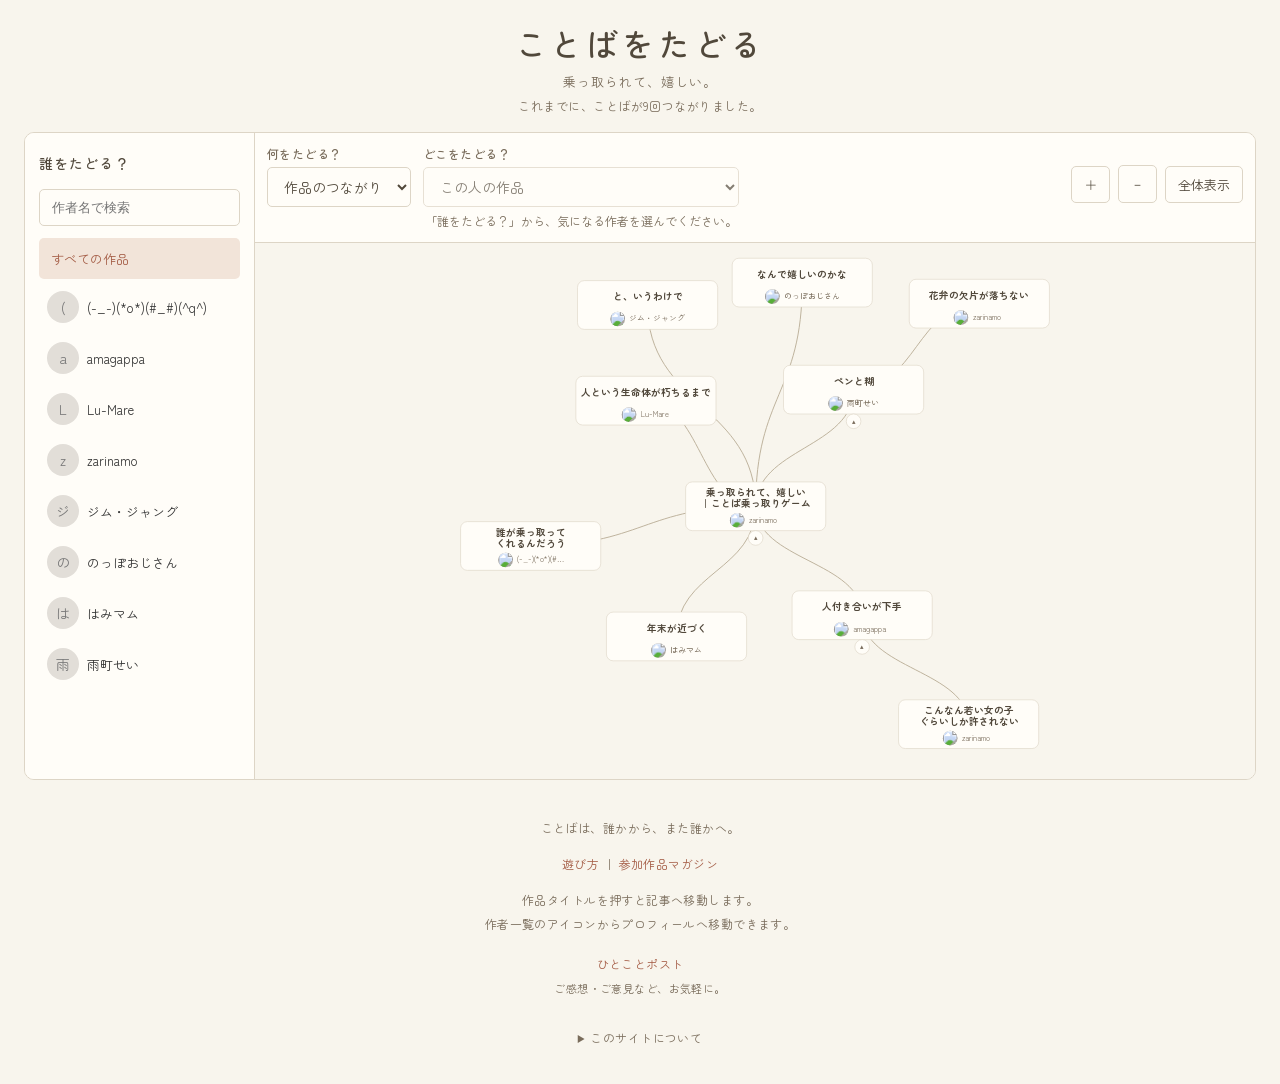
<file: index.html>
<!DOCTYPE html>
<html lang="ja">
<head>
  <meta charset="UTF-8">
  <meta name="viewport" content="width=device-width, initial-scale=1.0">
  <meta name="description" content="ことば乗っ取りゲームから生まれた作品のつながりをたどるサイトです。">
  <title>ことばをたどる</title>

  <!-- PWA設定 -->
  <link rel="manifest" href="manifest.json">
  <meta name="theme-color" content="#f8f5ed">
  <meta name="apple-mobile-web-app-capable" content="yes">
  <meta name="apple-mobile-web-app-status-bar-style" content="default">
  <meta name="apple-mobile-web-app-title" content="ことばをたどる">
  <link rel="apple-touch-icon" href="icons/icon-192.png">
  <link rel="icon" type="image/png" href="icons/icon-192.png">

  <link rel="stylesheet" href="style.css?v=20261126-4">
  <link rel="stylesheet" href="design.css?v=2">

  <script src="script.js?v=20261126-12" defer></script>
  <script src="install.js?v=2" defer></script>
  <script src="welcome.js?v=1" defer></script>

  <style>
    .toolbar {
      display: flex;
      align-items: flex-start;
      justify-content: flex-start;
      flex-wrap: wrap;
      gap: 12px;
    }

    .view-area,
    .mode-area {
      display: flex;
      flex-direction: column;
      gap: 5px;
      min-width: 0;
    }

    .mode-area {
      margin-right: 0;
    }

    .control-label {
      font-size: 12px;
      font-weight: 500;
      color: var(--muted);
      letter-spacing: .04em;
    }

    #mode,
    #view-mode {
      width: 100%;
      padding: 8px 12px;
      border: 1px solid var(--border);
      border-radius: 5px;
      background: var(--white);
      color: var(--text);
      font: inherit;
      font-size: 14px;
      cursor: pointer;
    }

    #mode-description {
      margin: 0;
      padding: 0 2px;
      color: var(--muted);
      font-size: 12px;
      line-height: 1.5;
      max-width: 360px;
      overflow-wrap: anywhere;
    }

    .zoom-controls {
      display: flex;
      align-items: center;
      gap: 8px;
      margin-left: auto;
      padding-top: 20px;
    }

    .zoom-controls button {
      white-space: nowrap;
    }

    /* PC・スマートフォン共通の描画領域 */
    .graph-area {
      position: relative;
      min-width: 0;
      flex: 1 1 auto;
      display: flex;
      flex-direction: column;
    }

    .graph-area #tree {
      flex: 1 1 auto;
      width: 100%;
      min-height: 0;
    }

    /* PC版の描画領域を確保 */
    @media (min-width: 701px) {

      .viewer {
        display: flex;
        flex-direction: column;
        min-width: 0;
      }

      .graph-area {
        flex: 1 1 0;
        min-height: 480px;
      }

      .graph-area #tree {
        display: block;
        flex: 1 1 0;
        height: 100%;
        min-height: 0;
      }

    }

    @media (max-width: 700px) {

      .toolbar {
        display: grid;
        grid-template-columns: minmax(0, 1fr) minmax(0, 1fr);
        align-items: start;
        gap: 6px 8px;
        padding: 8px 10px;
      }

      .view-area,
      .mode-area {
        min-width: 0;
        width: 100%;
        margin: 0;
        gap: 4px;
      }

      .view-area {
        grid-column: 1;
        grid-row: 1 / 3;
      }

      .mode-area {
        display: contents;
      }

      .mode-area > .control-label {
        grid-column: 2;
        grid-row: 1;
      }

      #mode {
        grid-column: 2;
        grid-row: 2;
        align-self: end;
      }

      .control-label {
        font-size: 11px;
        line-height: 1.4;
      }

      #mode,
      #view-mode {
        font-size: 13px;
        padding: 8px;
        min-height: 44px;
        box-sizing: border-box;
      }

      #mode-description {
        grid-column: 1 / -1;
        grid-row: 3;
        max-width: none;
        width: 100%;
        box-sizing: border-box;
        font-size: 11px;
        line-height: 1.5;
        padding: 0 2px;
      }

      .toolbar:has(.mode-area[style*="display: none"])
      .view-area {
        grid-column: 1 / -1;
      }

      .zoom-controls {
        position: absolute;
        right: 10px;
        top: 8px;
        padding: 0;
        margin: 0;
        gap: 5px;
        z-index: 4;
      }

      .zoom-controls button {
        appearance: none;
        -webkit-appearance: none;
        display: inline-flex;
        align-items: center;
        justify-content: center;
        box-sizing: border-box;
        min-width: 44px;
        min-height: 44px;
        padding: 6px 10px;
        margin: 0;

        font-family: var(--rounded);
        font-size: 12px;
        font-weight: 500;
        line-height: 1.4;
        color: var(--text);

        background: var(--white);
        border: 1px solid var(--border);
        border-radius: 6px;

        box-shadow: none;
        text-shadow: none;
        cursor: pointer;
        touch-action: manipulation;

        transition:
          background-color .15s ease,
          border-color .15s ease;
      }

      .zoom-controls button:active {
        background: var(--selected);
        border-color: var(--accent);
      }

      .zoom-controls button:focus-visible {
        outline: 2px solid var(--accent);
        outline-offset: 2px;
      }

      #author-details {
        z-index: 6 !important;
      }

    }
  </style>
</head>

<body>

  <header>
    <h1>ことばをたどる</h1>
    <p>乗っ取られて、嬉しい。</p>
<p id="connection-count" style="font-size: 12px; color: var(--muted); margin: 6px 0 0; letter-spacing: 0.04em;"></p>
  </header>

  <main class="workspace">

    <aside class="sidebar">
      <h2>誰をたどる？</h2>
      <div id="authors"></div>
    </aside>

    <section class="viewer">

      <div class="toolbar">

        <div class="mode-area">

          <label class="control-label" for="mode">
            どこをたどる？
          </label>

          <select id="mode"
                  aria-label="どこをたどる？"
                  aria-describedby="mode-description">

            <option value="mine">
              この人の作品
            </option>

            <option value="direct">
              乗っ取られた先
            </option>

            <option value="journey">
              乗っ取られた先の先
            </option>

            <option value="roots">
              乗っ取ってきた道
            </option>

          </select>

          <p id="mode-description" aria-live="polite">
            気になる作者を選んでください。
          </p>

        </div>

        <div class="zoom-controls">

          <button id="zoom-in" aria-label="拡大">＋</button>
          <button id="zoom-out" aria-label="縮小">－</button>
          <button id="reset">全体表示</button>

        </div>

      </div>

      <div class="graph-area">

        <svg id="tree"
             xmlns="http://www.w3.org/2000/svg"
             aria-label="ことばをたどる — つながりの図">
        </svg>

      </div>

      <p id="status"></p>

    </section>

  </main>

  <footer>

    <p>
      ことばは、誰かから、また誰かへ。
    </p>

    <p>
      <a href="https://note.com/zarinamo/n/n8840122ca349"
         target="_blank"
         rel="noopener noreferrer">
        遊び方
      </a>
      ｜
      <a href="https://note.com/zarinamo/m/m546e739befa5"
         target="_blank"
         rel="noopener noreferrer">
        参加作品マガジン
      </a>
    </p>

    <p>
      作品タイトルを押すと記事へ移動します。<br>
            作者一覧のアイコンからプロフィールへ移動できます。
    </p>

    <p style="margin: 16px 0 0;">
      <a href="https://forms.gle/JbQeH9Y7GnsfEwFq8"
         target="_blank"
         rel="noopener noreferrer">
        ひとことポスト
      </a>
      <br>
      <span style="font-size: 11px; color: var(--muted);">
        ご感想・ご意見など、お気軽に。
      </span>
    </p>

    <details style="max-width: 520px; margin: 16px auto 0;">
      <summary style="cursor: pointer; width: fit-content;
                      margin: 0 auto; padding: 10px 8px;
                      color: var(--muted);">
        このサイトについて
      </summary>

      <div style="text-align: left; font-size: 13px;
                  line-height: 1.9; padding: 12px 8px;
                  border-top: 1px solid var(--border);">

        <p>
          「ことばをたどる」は、note上の企画
          「ことば乗っ取りゲーム」をもっと楽しんでいただくために生まれたサイトです。
        </p>

        <p>
  ことばがつながり、人がつながる。
  そんな場所になれば嬉しいです。
</p>

        <p>
          <strong>作品の更新について</strong><br>
          作品情報は約1時間ごとに更新しています。
          新しいことばがつながるまで、
          少しお時間をいただく場合があります。
        </p>

        <p>
          <strong>掲載情報について</strong><br>
          各作品の著作権は、それぞれの権利者に帰属します。
          掲載情報の修正・削除や、
          その他のお問い合わせについては、
          運営者までご連絡ください。
        </p>

        <p>
          本サイトはnote株式会社の公式サービスではありません。
        </p>

        <p style="text-align: center;">
          制作・運営：
          <a href="https://note.com/zarinamo"
             target="_blank"
             rel="noopener noreferrer">zarinamo</a>
        </p>

      </div>
    </details>

  </footer>

  <script>
    document.addEventListener("DOMContentLoaded", () => {

      const mobileLayout =
        window.matchMedia("(max-width: 700px)");

      const toolbar =
        document.querySelector(".toolbar");

      const graphArea =
        document.querySelector(".graph-area");

      const zoomControls =
        document.querySelector(".zoom-controls");

      function arrangeZoomControls() {

        if (mobileLayout.matches) {
          graphArea.appendChild(zoomControls);
        } else {
          toolbar.appendChild(zoomControls);
        }

      }

      arrangeZoomControls();

      mobileLayout.addEventListener(
        "change",
        arrangeZoomControls
      );

    });

    // PWA用Service Workerの登録
    if ("serviceWorker" in navigator) {
      window.addEventListener("load", async () => {
        try {
          const registration =
            await navigator.serviceWorker.register("./sw.js", {
              scope: "./",
              updateViaCache: "none"
            });

          console.log(
            "Service Worker登録成功:",
            registration.scope
          );

        } catch (error) {
          console.warn(
            "Service Worker登録失敗:",
            error
          );
        }
      });
    }
  </script>

</body>
</html>
</file>
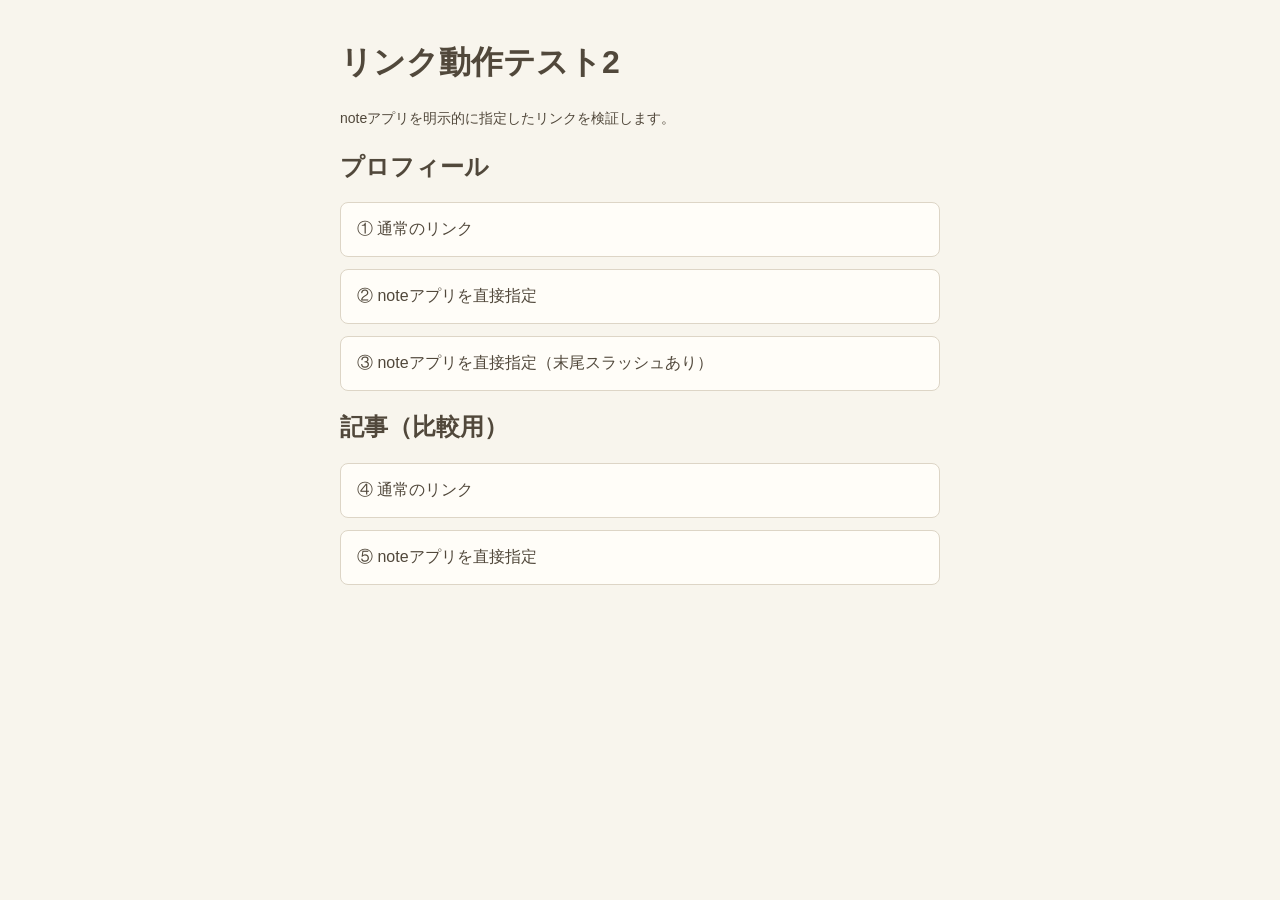
<file: link-test.html>
<!DOCTYPE html>
<html lang="ja">
<head>
<meta charset="UTF-8">
<meta name="viewport" content="width=device-width, initial-scale=1">
<meta name="robots" content="noindex,nofollow">
<title>noteリンク動作テスト2</title>
<style>
body {
  font-family: sans-serif;
  background: #f8f5ed;
  color: #51483b;
  padding: 20px;
  max-width: 600px;
  margin: auto;
}
a {
  display: block;
  padding: 16px;
  margin: 12px 0;
  border: 1px solid #ddd5c6;
  border-radius: 8px;
  background: #fffdf8;
  color: #51483b;
  text-decoration: none;
}
p {
  font-size: 14px;
  line-height: 1.7;
}
</style>
</head>
<body>

<h1>リンク動作テスト2</h1>
<p>noteアプリを明示的に指定したリンクを検証します。</p>

<h2>プロフィール</h2>

<a href="https://note.com/zarinamo">
① 通常のリンク
</a>

<a href="intent://note.com/zarinamo#Intent;scheme=https;action=android.intent.action.VIEW;package=mu.note;end">
② noteアプリを直接指定
</a>

<a href="intent://note.com/zarinamo/#Intent;scheme=https;action=android.intent.action.VIEW;package=mu.note;end">
③ noteアプリを直接指定（末尾スラッシュあり）
</a>

<h2>記事（比較用）</h2>

<a href="https://note.com/zarinamo/n/n8840122ca349">
④ 通常のリンク
</a>

<a href="intent://note.com/zarinamo/n/n8840122ca349#Intent;scheme=https;action=android.intent.action.VIEW;package=mu.note;end">
⑤ noteアプリを直接指定
</a>

</body>
</html>
</file>
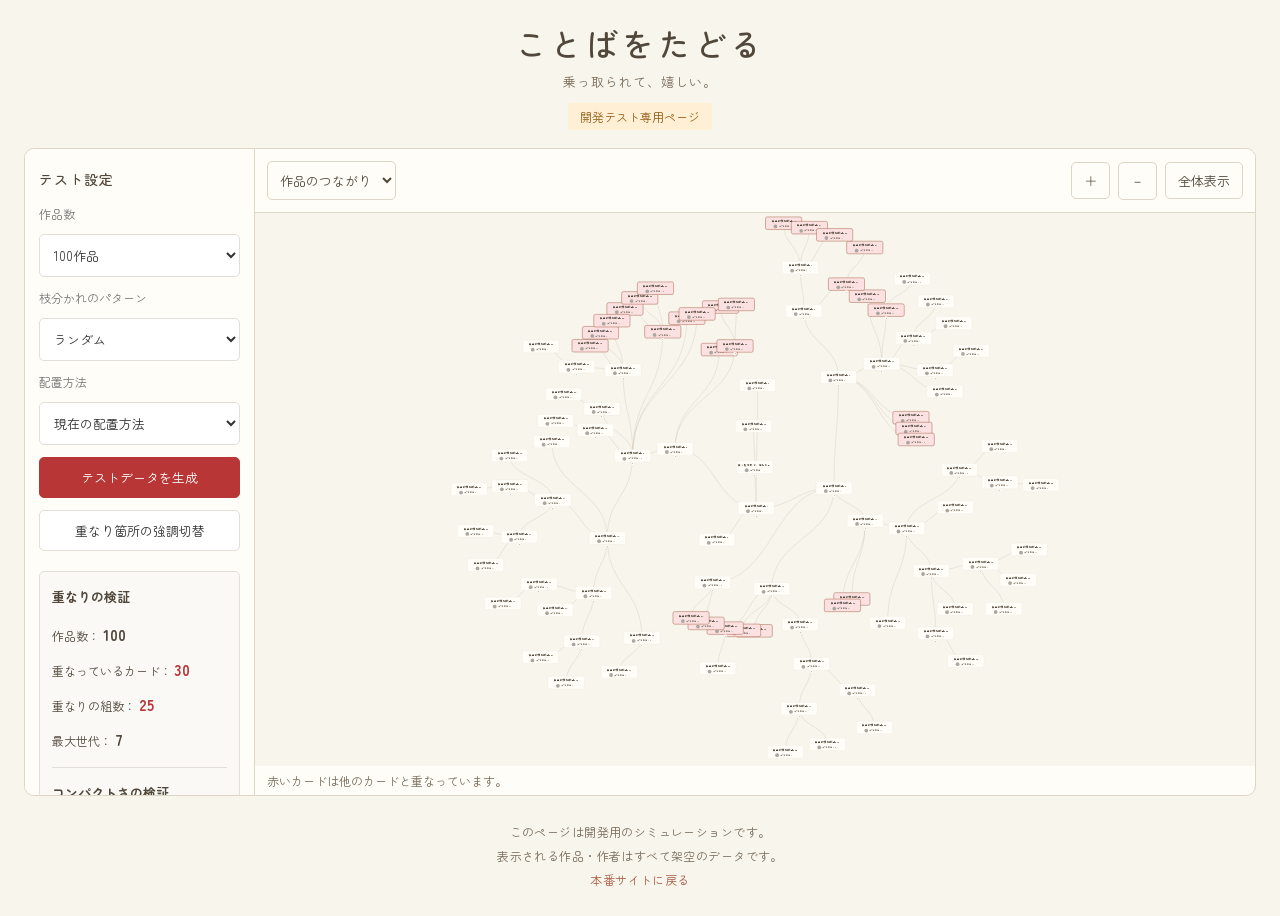
<file: test.html>
<!DOCTYPE html>
<html lang="ja">
<head>
  <meta charset="UTF-8">
  <meta name="viewport" content="width=device-width, initial-scale=1.0">
  <meta name="robots" content="noindex, nofollow">
  <title>ことばをたどる - 開発テスト</title>

  <link rel="stylesheet" href="style.css?v=20261126-4">
  <link rel="stylesheet" href="design.css?v=2">

  <style>
    .test-label {
      display: inline-block;
      margin-top: 12px;
      padding: 5px 12px;
      border-radius: 4px;
      background: #fff0d5;
      color: #95601a;
      font-size: 12px;
    }

    .test-controls {
      display: flex;
      flex-direction: column;
      gap: 12px;
    }

    .test-controls label {
      font-size: 12px;
      color: #777;
    }

    .test-controls select,
    .test-controls button {
      width: 100%;
      padding: 10px;
      border: 1px solid #e2ded8;
      border-radius: 5px;
      background: white;
      color: #333;
      cursor: pointer;
    }

    .test-controls button.primary {
      background: #b93636;
      border-color: #b93636;
      color: white;
    }

    .test-results {
      margin-top: 20px;
      padding: 12px;
      background: #faf9f6;
      border: 1px solid #e2ded8;
      border-radius: 5px;
      font-size: 12px;
      line-height: 2;
      overflow-wrap: anywhere;
    }

    .test-results h3 {
      margin: 0 0 10px;
      font-size: 13px;
      font-weight: 600;
    }

    .test-results p {
      margin: 5px 0;
    }

    .test-results strong {
      font-size: 15px;
    }

    .test-results hr {
      border: 0;
      border-top: 1px solid #e2ded8;
      margin: 12px 0;
    }

    .result-good {
      color: #27834c;
    }

    .result-bad {
      color: #b93636;
    }

    .test-note {
      font-size: 11px;
      line-height: 1.7;
      color: #888;
    }

    @media (max-width: 700px) {
      .test-controls {
        gap: 8px;
      }

      .test-results {
        margin-top: 10px;
      }
    }
  </style>

  <script src="test.js?v=8" defer></script>
</head>

<body>

  <header>
    <div class="logo">1</div>
    <h1>ことばをたどる</h1>
    <p>乗っ取られて、嬉しい。</p>
    <div class="test-label">開発テスト専用ページ</div>
  </header>

  <main class="workspace">

    <aside class="sidebar">

      <h2>テスト設定</h2>

      <div class="test-controls">

        <label for="work-count">作品数</label>

        <select id="work-count">
          <option value="10">10作品</option>
          <option value="50">50作品</option>
          <option value="100" selected>100作品</option>
          <option value="300">300作品</option>
          <option value="500">500作品</option>
          <option value="1000">1000作品</option>
        </select>

        <label for="tree-pattern">枝分かれのパターン</label>

        <select id="tree-pattern">
          <option value="random">ランダム</option>
          <option value="star">一つの作品に集中</option>
          <option value="chain">一本道</option>
          <option value="balanced">均等な枝分かれ</option>
          <option value="cluster">一部の枝に集中</option>
        </select>

        <label for="layout-type">配置方法</label>

        <select id="layout-type">
          <option value="original">現在の配置方法</option>
          <option value="improved">重なり防止版</option>
          <option value="compact">コンパクト配置版</option>
        </select>

        <button id="generate" class="primary">
          テストデータを生成
        </button>

        <button id="toggle-overlap">
          重なり箇所の強調切替
        </button>

      </div>

      <div class="test-results">

        <h3>重なりの検証</h3>

        <p>
          作品数：
          <strong id="result-count">--</strong>
        </p>

        <p>
          重なっているカード：
          <strong id="result-overlap">--</strong>
        </p>

        <p>
          重なりの組数：
          <strong id="result-pairs">--</strong>
        </p>

        <p>
          最大世代：
          <strong id="result-depth">--</strong>
        </p>

        <hr>

        <h3>コンパクトさの検証</h3>

        <p>
          横幅：
          <strong id="result-width">--</strong>
        </p>

        <p>
          縦幅：
          <strong id="result-height">--</strong>
        </p>

        <p>
          全体面積：
          <strong id="result-area">--</strong>
        </p>

        <p>
          カード占有率：
          <strong id="result-density">--</strong>
        </p>

        <p>
          全体表示時の拡大率：
          <strong id="result-fit-zoom">--</strong>
        </p>

        <p class="test-note">
          全体面積は、すべてのカードを囲む
          長方形の面積です。
          カード占有率は、その面積に対する
          カードの合計面積の割合です。
          重なりがある場合は参考値となります。
        </p>

        <hr>

        <h3>処理速度の検証</h3>

        <p>
          配置計算時間：
          <strong id="result-time">--</strong>
        </p>

        <p>
          描画処理時間：
          <strong id="result-render-time">--</strong>
        </p>

      </div>

    </aside>

    <section class="viewer">

      <div class="toolbar">

        <button id="zoom-in">＋</button>
        <button id="zoom-out">－</button>
        <button id="reset">全体表示</button>

      </div>

      <svg id="tree"></svg>

      <p id="status"></p>

    </section>

  </main>

  <footer>
    このページは開発用のシミュレーションです。<br>
    表示される作品・作者はすべて架空のデータです。<br>
    <a href="index.html">本番サイトに戻る</a>
  </footer>

</body>
</html>
</file>
<file: style.css>
:root {
  --background: #faf9f6;
  --white: #ffffff;
  --text: #333333;
  --muted: #888888;
  --accent: #b93636;
  --border: #e2ded8;
}

* {
  box-sizing: border-box;
}

body {
  margin: 0;
  background: var(--background);
  color: var(--text);
  font-family: "Noto Sans JP", sans-serif;
}

header {
  text-align: center;
  padding: 30px 20px 24px;
}

.logo {
  width: 38px;
  height: 38px;
  margin: 0 auto;
  border-radius: 50%;
  background: var(--accent);
  color: white;
  font-size: 25px;
  line-height: 38px;
  text-align: center;
}

h1 {
  margin: 16px 0 8px;
  font-size: 28px;
  font-weight: 500;
  letter-spacing: 0.15em;
}

header p {
  margin: 0;
  font-size: 13px;
  color: var(--muted);
}

.workspace {
  display: grid;
  grid-template-columns: 230px minmax(0, 1fr);
  min-height: 600px;
  height: 72vh;
  margin: 0 24px;
  border: 1px solid var(--border);
  border-radius: 8px;
  background: var(--white);
  overflow: hidden;
}

.sidebar {
  padding: 20px 14px;
  border-right: 1px solid var(--border);
  overflow-y: auto;
}

.sidebar h2 {
  font-size: 14px;
  font-weight: 500;
  margin: 0 0 16px;
}

#authors {
  display: flex;
  flex-direction: column;
  gap: 5px;
}

.author-button {
  width: 100%;
  padding: 11px 12px;
  border: 0;
  border-radius: 5px;
  background: transparent;
  color: var(--text);
  text-align: left;
  overflow-wrap: anywhere;
  cursor: pointer;
}

.author-button:hover {
  background: #f4f2ee;
}

.author-button.active {
  background: #f8eaea;
  color: var(--accent);
}

.sidebar-controls {
  display: none;
}

.sidebar-toggle {
  display: none;
}

.all-works-button {
  display: none;
}

.viewer {
  position: relative;
  display: flex;
  flex-direction: column;
  min-width: 0;
  min-height: 0;
}

.toolbar {
  display: flex;
  align-items: center;
  flex-wrap: wrap;
  gap: 8px;
  padding: 12px;
  border-bottom: 1px solid var(--border);
}

button,
select {
  font: inherit;
  font-size: 13px;
}

.toolbar button,
.toolbar select {
  padding: 8px 12px;
  border: 1px solid var(--border);
  border-radius: 5px;
  background: white;
  color: var(--text);
  cursor: pointer;
}

.toolbar button:hover {
  background: #f4f2ee;
}

.toolbar select {
  margin-right: auto;
}

#tree {
  display: block;
  width: 100%;
  flex: 1;
  min-height: 0;
  background: #faf9f6;
  cursor: grab;
  touch-action: none;
  user-select: none;
  -webkit-user-select: none;
}

#tree:active {
  cursor: grabbing;
}

#tree a {
  cursor: pointer;
}

#tree a:hover text {
  fill: var(--accent);
  text-decoration: underline;
}

#status {
  margin: 0;
  padding: 6px 12px;
  font-size: 12px;
  color: var(--muted);
}

#status:empty {
  display: none;
}

footer {
  padding: 24px 16px;
  text-align: center;
  font-size: 12px;
  color: var(--muted);
  line-height: 2;
}

footer a {
  color: var(--accent);
  text-decoration: none;
}

footer a:hover {
  text-decoration: underline;
}

@media (max-width: 700px) {
  header {
    padding: 16px 12px 18px;
  }

  .logo {
    width: 32px;
    height: 32px;
    font-size: 21px;
    line-height: 32px;
  }

  h1 {
    margin: 12px 0 6px;
    font-size: 23px;
  }

  header p {
    font-size: 12px;
  }

  .workspace {
    display: flex;
    flex-direction: column;
    height: auto;
    min-height: 0;
    margin: 0 8px;
  }

  .sidebar {
    padding: 12px;
    border-right: 0;
    border-bottom: 1px solid var(--border);
    overflow: visible;
  }

  .sidebar h2 {
    margin: 0 0 10px;
  }

  .sidebar-controls {
    display: flex;
    align-items: stretch;
    gap: 8px;
    width: 100%;
  }

  .sidebar-toggle {
    display: flex;
    align-items: center;
    justify-content: space-between;
    flex: 1;
    min-width: 0;
    min-height: 44px;
    padding: 10px 12px;
    border: 1px solid var(--border);
    border-radius: 5px;
    background: var(--white);
    color: var(--text);
    text-align: left;
    overflow-wrap: anywhere;
    font-size: 12px;
    cursor: pointer;
  }

  .all-works-button {
    display: block;
    flex-shrink: 0;
    min-height: 44px;
    padding: 10px 12px;
    border: 1px solid var(--border);
    border-radius: 5px;
    background: var(--white);
    color: var(--text);
    font-size: 12px;
    white-space: nowrap;
    cursor: pointer;
    transition: background 0.15s, color 0.15s;
  }

  .all-works-button.active {
    border-color: var(--accent);
    background: #f8eaea;
    color: var(--accent);
  }

  .sidebar:has(.sidebar-toggle) h2 {
    display: none;
  }

  .sidebar:has(.sidebar-toggle) #author-search {
    margin-top: 12px;
  }

  #author-search {
    font-size: 16px !important;
  }

  #authors {
    flex-direction: column;
    max-height: 220px;
    overflow-x: hidden;
    overflow-y: auto;
    overscroll-behavior: contain;
    gap: 3px;
  }

  .author-button {
    width: 100%;
    flex-shrink: 0;
    white-space: normal;
    overflow-wrap: anywhere;
    min-height: 40px;
  }

  .all-works-list-button {
    display: none;
  }

  .sidebar.is-collapsed #authors,
  .sidebar.is-collapsed #author-search {
    display: none;
  }

  .toolbar {
    padding: 8px;
    gap: 6px;
  }

  .toolbar button,
  .toolbar select {
    min-height: 44px;
    padding: 8px 10px;
    font-size: 12px;
  }

  .toolbar select {
    flex: 1;
    min-width: 0;
    margin-right: 0;
  }

  .viewer {
    height: 62vh;
    height: 62dvh;
    min-height: 340px;
  }

  #tree {
    cursor: default;
  }

  footer {
    padding: 18px 12px;
    font-size: 11px;
  }
}
</file>
<file: design.css>
/* ことばをたどる — デザイン試作 */
@import url('https://fonts.googleapis.com/css2?family=Zen+Maru+Gothic:wght@400;500;700&display=swap');

:root {
  --background: #f8f5ed;
  --white: #fffdf8;
  --text: #51483b;
  --muted: #796c5b;
  --accent: #a45c45;
  --border: #ddd5c6;
  --selected: #f2e4d9;
  --hover: #eee8dc;
  --rounded: "Zen Maru Gothic", "Hiragino Maru Gothic ProN", "Yu Gothic", sans-serif;
}

body {
  font-family: var(--rounded);
}

header {
  padding: 20px 16px 18px;
}

.logo {
  display: none;
}

h1 {
  margin: 0 0 6px;
  font-family: var(--rounded);
  font-size: 32px;
  font-weight: 500;
  letter-spacing: .12em;
}

header p {
  letter-spacing: .08em;
}

.workspace {
  border-radius: 10px;
  background: var(--white);
}

.sidebar {
  background: var(--white);
}

.sidebar h2 {
  letter-spacing: .08em;
}

.author-button:hover,
.toolbar button:hover {
  background: var(--hover);
}

.author-button.active,
.all-works-button.active {
  background: var(--selected);
  color: var(--accent);
}

.toolbar {
  background: var(--white);
}

.toolbar button,
.toolbar select,
#mode,
#focus-work,
#author-search {
  background: var(--white) !important;
  border-color: var(--border) !important;
  color: var(--text) !important;
}

.toolbar button:hover {
  background: var(--hover) !important;
}

#mode-description {
  color: var(--muted) !important;
}

#tree {
  background: var(--background);
}

#tree rect[fill="#ffffff"],
#tree rect[fill="white"] {
  fill: var(--white);
}

#tree rect[stroke="#c9c4bd"] {
  stroke: var(--border);
}

#tree line[stroke="#bcb7b0"] {
  stroke: #b9ad96;
}

#tree [stroke="#b93636"] {
  stroke: var(--accent);
}

#tree [fill="#b93636"] {
  fill: var(--accent);
}

#tree text {
  font-family: var(--rounded);
}

#tree text[fill="#333333"] {
  fill: var(--text);
}

#tree text[fill="#777777"],
#tree text[fill="#777"] {
  fill: var(--muted);
}

#tree text[font-size="13"][font-weight="600"] {
  font-family: var(--rounded);
  font-weight: 700;
}

#tree a:hover text {
  fill: var(--accent);
}

#authors > div[style*="rgb(248, 234, 234)"] {
  background: var(--selected) !important;
}

#authors button[style*="rgb(185, 54, 54)"] {
  color: var(--accent) !important;
}

button:focus-visible,
select:focus-visible,
input:focus-visible,
a:focus-visible,
#tree [tabindex]:focus-visible {
  outline: 2px solid var(--accent);
  outline-offset: 2px;
}

footer {
  letter-spacing: .035em;
}

@media (max-width: 700px) {
  header {
    padding: 14px 12px 12px;
  }

  h1 {
    font-size: 26px;
    margin: 0 0 5px;
  }

  .workspace {
    border-radius: 8px;
  }

  .sidebar-toggle,
  .all-works-button {
    background: var(--white);
  }

  .all-works-button.active {
    background: var(--selected);
  }
}
</file>
